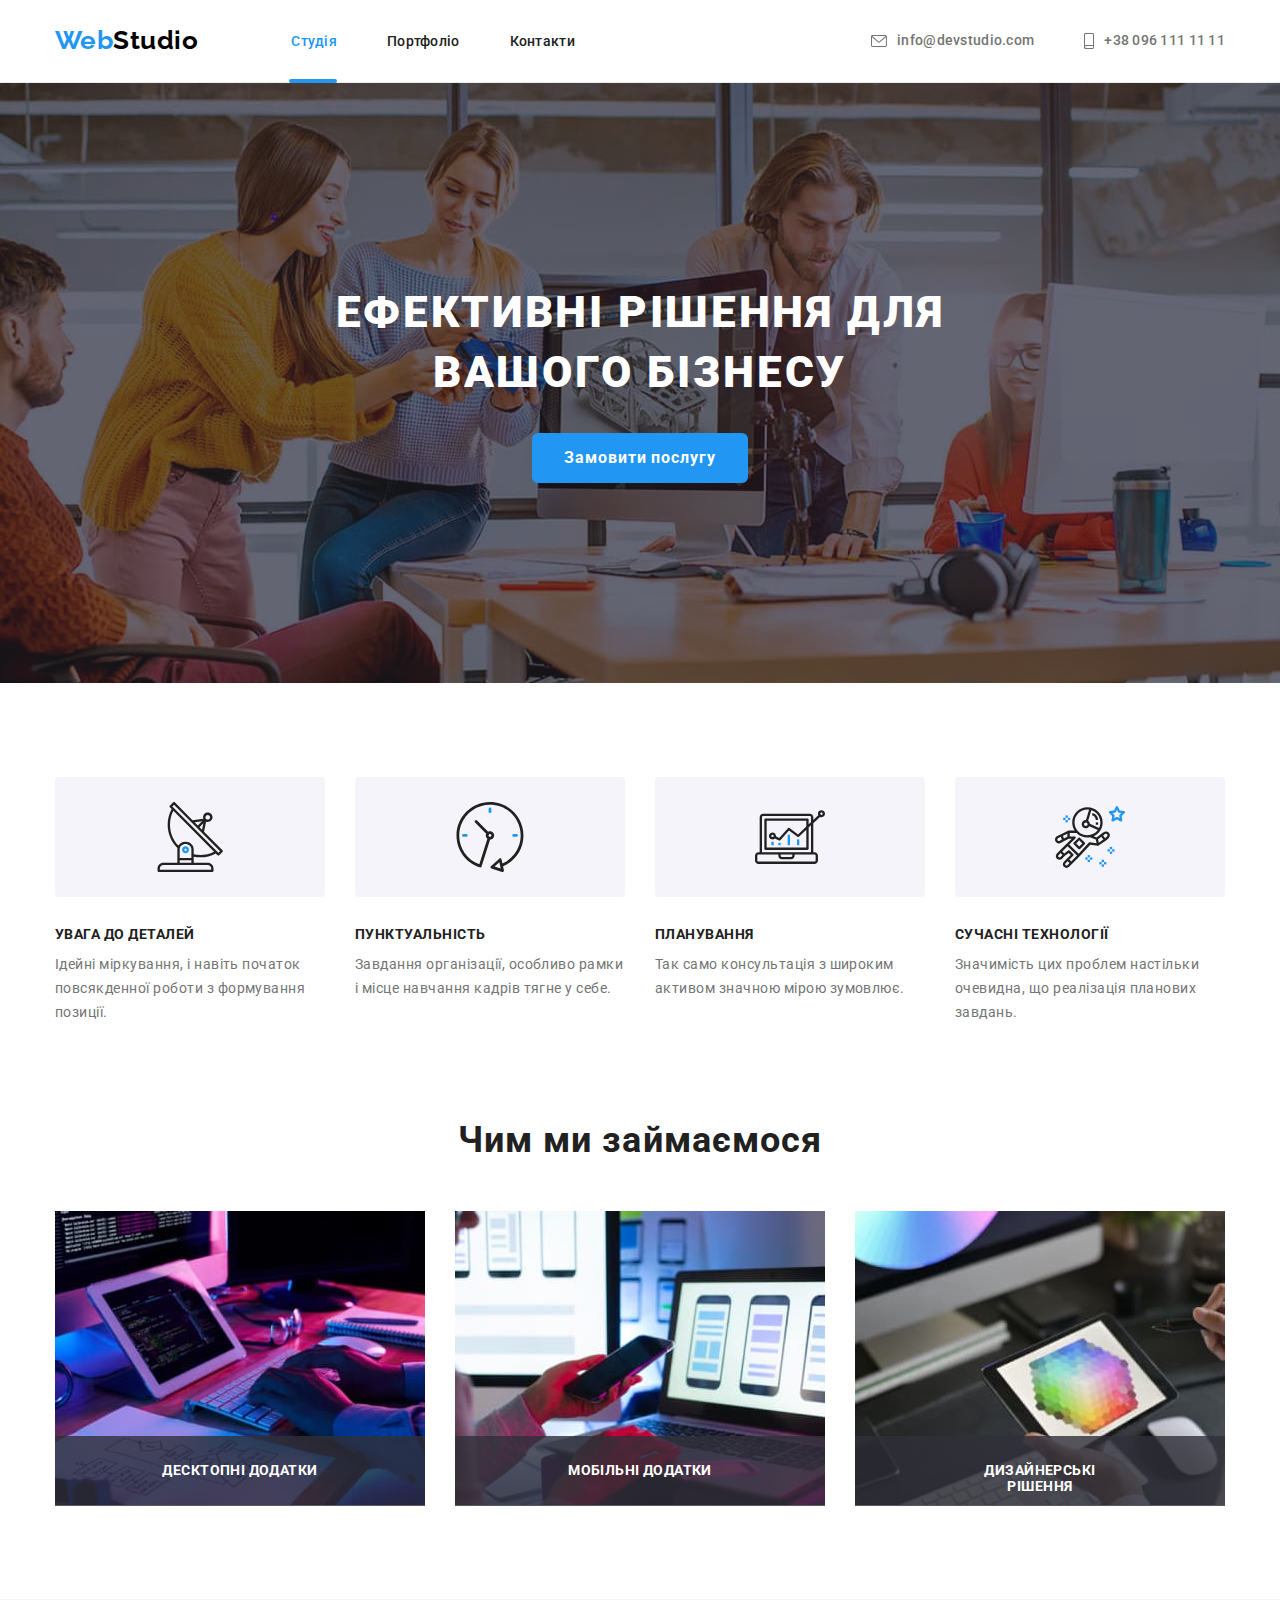
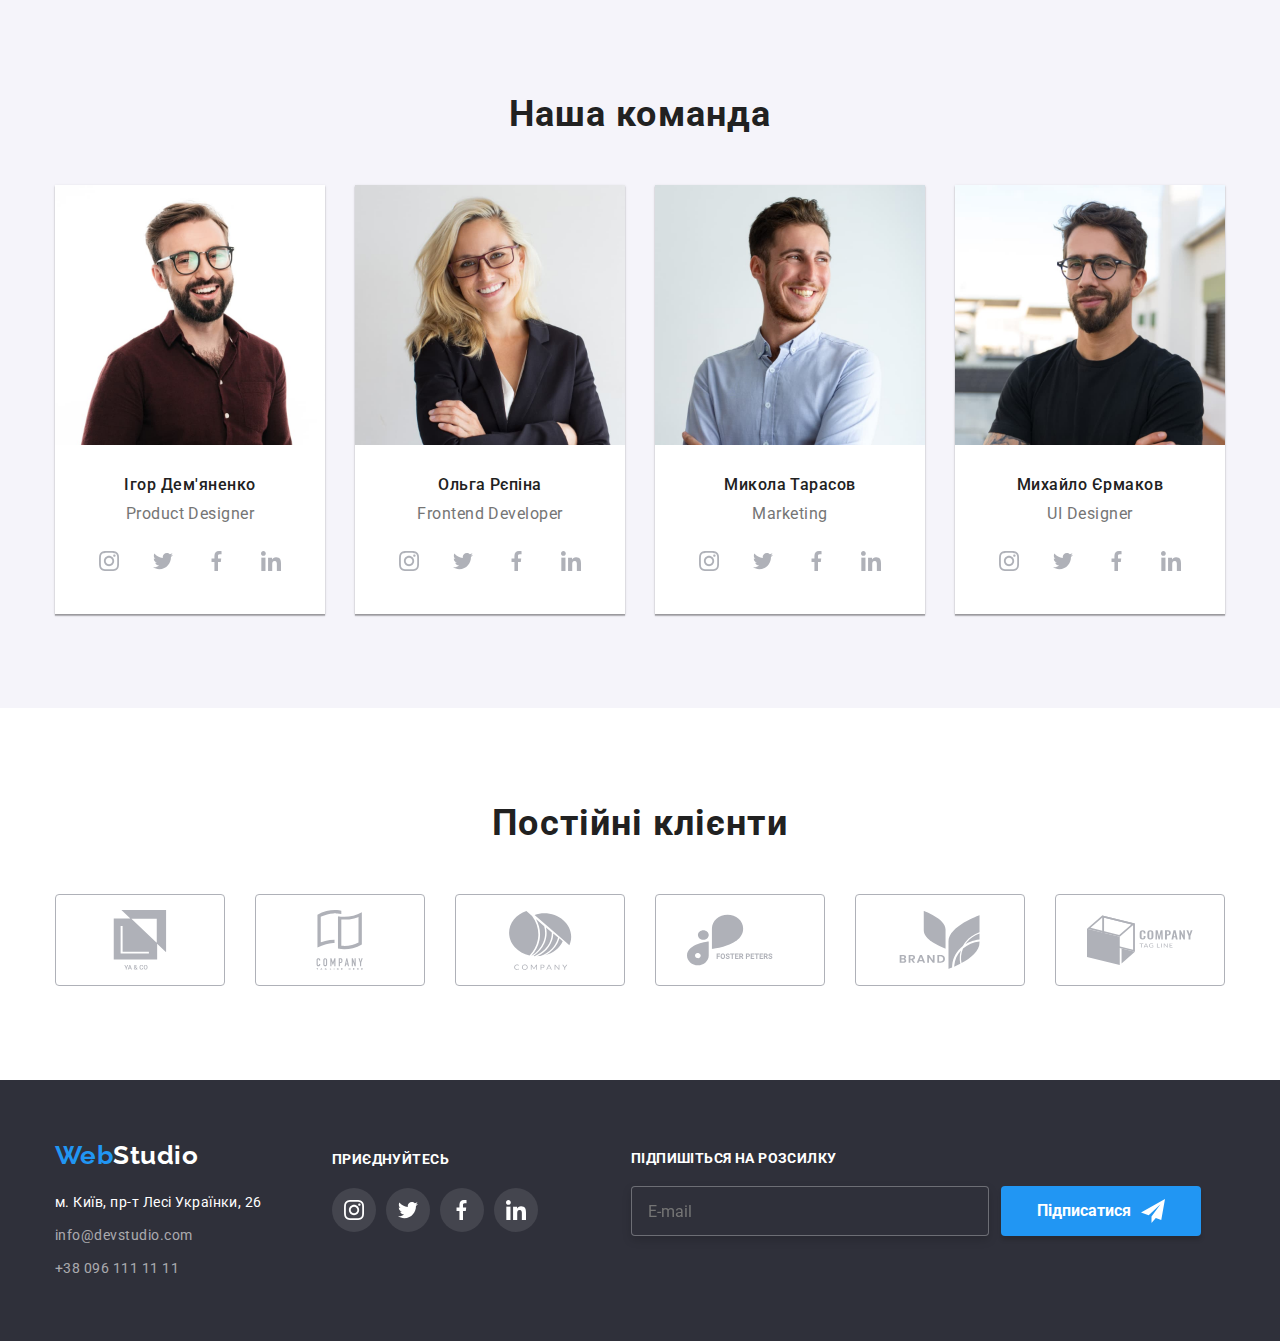
<file: index.html>
<!DOCTYPE html>
<html lang="en">
    <head>
        <meta charset="UTF-8" />
        <meta http-equiv="X-UA-Compatible" content="IE=edge" />
        <meta name="viewport" content="width=device-width, initial-scale=1.0" />
        <title>Portfolio</title>

        <link rel="preconnect" href="https://fonts.googleapis.com" />
        <link rel="preconnect" href="https://fonts.gstatic.com" crossorigin />
        <link
            href="https://fonts.googleapis.com/css2?family=Raleway:wght@700&family=Roboto:wght@400;500;700;900&display=swap"
            rel="stylesheet"
        />

        <link
            rel="stylesheet"
            href="https://cdnjs.cloudflare.com/ajax/libs/modern-normalize/1.0.0/modern-normalize.min.css"
        />

        <link rel="stylesheet" href="./css/styles.css" />
    </head>
    <body>
        <header class="page-header">
            <div class="container page-header-container">
                <nav class="main-nav">
                    <a href="./index.html" class="logo"
                        ><span class="accent-logo">Web</span>Studio</a
                    >

                    <ul class="main-nav-list list">
                        <li class="main-nav-item">
                            <a
                                href="./index.html"
                                class="main-nav-link current link"
                                >Студія</a
                            >
                        </li>
                        <li class="main-nav-item">
                            <a
                                href="./portfolio.html"
                                class="main-nav-link link"
                                >Портфоліо</a
                            >
                        </li>
                        <li class="main-nav-item">
                            <a href="" class="main-nav-link link">Контакти</a>
                        </li>
                    </ul>
                </nav>

                <ul class="connection-list list">
                    <li class="connection-list-item">
                        <a
                            href="mailto:info@devstudio.com"
                            class="connection-list-link link"
                            ><svg
                                class="connection-list-icon"
                                width="16"
                                height="12"
                            >
                                <use
                                    href="./images/sprite.svg#icon-envelope"
                                ></use></svg
                            >info@devstudio.com</a
                        >
                    </li>
                    <li class="connection-list-item">
                        <a
                            href="tel:+380961111111"
                            class="connection-list-link link"
                            ><svg
                                class="connection-list-icon"
                                width="10"
                                height="16"
                            >
                                <use
                                    href="./images/sprite.svg#icon-smartphone"
                                ></use></svg
                            >+38 096 111 11 11</a
                        >
                    </li>
                </ul>
            </div>
        </header>
        <main>
            <section class="hero-section hero-background">
                <div class="container hero-section-container">
                    <h1 class="hero-title">
                        Ефективні рішення для вашого бізнесу
                    </h1>

                    <button type="button" class="hero-button" data-modal-open>
                        Замовити послугу
                    </button>
                </div>
            </section>

            <section class="benefits-section section">
                <div class="container">
                    <h2 class="benefits-title visually-hidden">
                        Наші переваги
                    </h2>

                    <ul class="benefits-list-theme list">
                        <li class="benefits-list-item">
                            <div class="benefits-element">
                                <svg
                                    class="benefits-list-icon"
                                    width="70"
                                    height="70"
                                >
                                    <use
                                        href="./images/sprite.svg#icon-Group-2"
                                    ></use>
                                </svg>
                            </div>
                            <h3 class="benefits-item-title">
                                УВАГА ДО ДЕТАЛЕЙ
                            </h3>
                            <p class="benefits-item-description">
                                Ідейні міркування, і навіть початок повсякденної
                                роботи з формування позиції.
                            </p>
                        </li>
                        <li class="benefits-list-item">
                            <div class="benefits-element">
                                <svg
                                    class="benefits-list-icon"
                                    width="70"
                                    height="70"
                                >
                                    <use
                                        href="./images/sprite.svg#icon-clock-1"
                                    ></use>
                                </svg>
                            </div>

                            <h3 class="benefits-item-title">ПУНКТУАЛЬНІСТЬ</h3>
                            <p class="benefits-item-description">
                                Завдання організації, особливо рамки і місце
                                навчання кадрів тягне у себе.
                            </p>
                        </li>
                        <li class="benefits-list-item">
                            <div class="benefits-element">
                                <svg
                                    class="benefits-list-icon"
                                    width="70"
                                    height="70"
                                >
                                    <use
                                        href="./images/sprite.svg#icon-diagram-1"
                                    ></use>
                                </svg>
                            </div>

                            <h3 class="benefits-item-title">ПЛАНУВАННЯ</h3>
                            <p class="benefits-item-description">
                                Так само консультація з широким активом значною
                                мірою зумовлює.
                            </p>
                        </li>
                        <li class="benefits-list-item">
                            <div class="benefits-element">
                                <svg
                                    class="benefits-list-icon"
                                    width="70"
                                    height="70"
                                >
                                    <use
                                        href="./images/sprite.svg#icon-astronaut-1"
                                    ></use>
                                </svg>
                            </div>

                            <h3 class="benefits-item-title">
                                СУЧАСНІ ТЕХНОЛОГІЇ
                            </h3>
                            <p class="benefits-item-description">
                                Значимість цих проблем настільки очевидна, що
                                реалізація планових завдань.
                            </p>
                        </li>
                    </ul>
                </div>
            </section>

            <section class="examples-section section">
                <div class="container">
                    <h2 class="examples-title title list">Чим ми займаємося</h2>

                    <ul class="examples-list list">
                        <li class="examples-item">
                            <div class="examples-background">
                                <img
                                    src="./images/programmings.jpg"
                                    alt="пишемо програми для комп'ютерів"
                                    width="370"
                                />
                                <div class="examples-background-overlay">
                                    <p class="examples-background-text">
                                        Десктопні додатки
                                    </p>
                                </div>
                            </div>
                        </li>

                        <li class="examples-item">
                            <div class="examples-background">
                                <img
                                    src="./images/apps.jpg"
                                    alt="створюємо мобільні додатки"
                                    width="370"
                                />
                                <div class="examples-background-overlay">
                                    <p class="examples-background-text">
                                        Мобільні додатки
                                    </p>
                                </div>
                            </div>
                        </li>
                        <li class="examples-item">
                            <div class="examples-background">
                                <img
                                    src="./images/settings.jpg"
                                    alt="тонкі налаштування обладнання"
                                    width="370"
                                />
                                <div class="examples-background-overlay">
                                    <p class="examples-background-text">
                                        Дизайнерські рішення
                                    </p>
                                </div>
                            </div>
                        </li>
                    </ul>
                </div>
            </section>

            <section class="team-section section">
                <div class="container">
                    <h2 class="team-title title">Наша команда</h2>
                    <ul class="team-list">
                        <li class="team-item list">
                            <img
                                class="team-card"
                                src="./images/igor.jpg"
                                alt="чоловік у коричневій сорочці"
                                width="270"
                            />
                            <div class="team-item-wrapper">
                                <h3 class="team-item-title title-name-team">
                                    Ігор Дем'яненко
                                </h3>
                                <p class="team-description">Product Designer</p>
                                <ul class="social-list">
                                    <li class="social-list-item list">
                                        <a
                                            href=""
                                            class="social-list-link link"
                                        >
                                            <svg
                                                class="social-list-icon"
                                                width="20"
                                                height="20"
                                            >
                                                <use
                                                    href="./images/sprite.svg#icon-instagram"
                                                ></use>
                                            </svg>
                                        </a>
                                    </li>
                                    <li class="social-list-item list">
                                        <a
                                            href=""
                                            class="social-list-link link"
                                        >
                                            <svg
                                                class="social-list-icon"
                                                width="20"
                                                height="20"
                                            >
                                                <use
                                                    href="./images/sprite.svg#icon-twitter"
                                                ></use>
                                            </svg>
                                        </a>
                                    </li>
                                    <li class="social-list-item list">
                                        <a href="" class="social-list-link">
                                            <svg
                                                class="social-list-icon"
                                                width="20"
                                                height="20"
                                            >
                                                <use
                                                    href="./images/sprite.svg#icon-facebook"
                                                ></use>
                                            </svg>
                                        </a>
                                    </li>
                                    <li class="social-list-item list">
                                        <a
                                            href=""
                                            class="social-list-link link"
                                        >
                                            <svg
                                                class="social-list-icon"
                                                width="20"
                                                height="20"
                                            >
                                                <use
                                                    href="./images/sprite.svg#icon-linkedin"
                                                ></use>
                                            </svg>
                                        </a>
                                    </li>
                                </ul>
                            </div>
                        </li>

                        <li class="team-item list">
                            <img
                                class="team-card"
                                src="./images/olga.jpg"
                                alt="блондинка в чорному піджаку"
                                width="270"
                            />
                            <div class="team-item-wrapper">
                                <h3 class="team-item-title title-name-team">
                                    Ольга Рєпіна
                                </h3>
                                <p class="team-description">
                                    Frontend Developer
                                </p>
                                <ul class="social-list">
                                    <li class="social-list-item list">
                                        <a
                                            href=""
                                            class="social-list-link link"
                                        >
                                            <svg
                                                class="social-list-icon"
                                                width="20"
                                                height="20"
                                            >
                                                <use
                                                    href="./images/sprite.svg#icon-instagram"
                                                ></use>
                                            </svg>
                                        </a>
                                    </li>
                                    <li class="social-list-item list">
                                        <a
                                            href=""
                                            class="social-list-link link"
                                        >
                                            <svg
                                                class="social-list-icon"
                                                width="20"
                                                height="20"
                                            >
                                                <use
                                                    href="./images/sprite.svg#icon-twitter"
                                                ></use>
                                            </svg>
                                        </a>
                                    </li>
                                    <li class="social-list-item list">
                                        <a href="" class="social-list-link">
                                            <svg
                                                class="social-list-icon"
                                                width="20"
                                                height="20"
                                            >
                                                <use
                                                    href="./images/sprite.svg#icon-facebook"
                                                ></use>
                                            </svg>
                                        </a>
                                    </li>
                                    <li class="social-list-item list">
                                        <a
                                            href=""
                                            class="social-list-link link"
                                        >
                                            <svg
                                                class="social-list-icon"
                                                width="20"
                                                height="20"
                                            >
                                                <use
                                                    href="./images/sprite.svg#icon-linkedin"
                                                ></use>
                                            </svg>
                                        </a>
                                    </li>
                                </ul>
                            </div>
                        </li>

                        <li class="team-item list">
                            <img
                                class="team-card"
                                src="./images/nikolay.jpg"
                                alt="чоловік у блакитній сорочці"
                                width="270"
                            />
                            <div class="team-item-wrapper">
                                <h3 class="team-item-title title-name-team">
                                    Микола Тарасов
                                </h3>
                                <p class="team-description">Marketing</p>
                                <ul class="social-list">
                                    <li class="social-list-item list">
                                        <a
                                            href=""
                                            class="social-list-link link"
                                        >
                                            <svg
                                                class="social-list-icon"
                                                width="20"
                                                height="20"
                                            >
                                                <use
                                                    href="./images/sprite.svg#icon-instagram"
                                                ></use>
                                            </svg>
                                        </a>
                                    </li>
                                    <li class="social-list-item list">
                                        <a
                                            href=""
                                            class="social-list-link link"
                                        >
                                            <svg
                                                class="social-list-icon"
                                                width="20"
                                                height="20"
                                            >
                                                <use
                                                    href="./images/sprite.svg#icon-twitter"
                                                ></use>
                                            </svg>
                                        </a>
                                    </li>
                                    <li class="social-list-item list">
                                        <a href="" class="social-list-link">
                                            <svg
                                                class="social-list-icon"
                                                width="20"
                                                height="20"
                                            >
                                                <use
                                                    href="./images/sprite.svg#icon-facebook"
                                                ></use>
                                            </svg>
                                        </a>
                                    </li>
                                    <li class="social-list-item list">
                                        <a
                                            href=""
                                            class="social-list-link link"
                                        >
                                            <svg
                                                class="social-list-icon"
                                                width="20"
                                                height="20"
                                            >
                                                <use
                                                    href="./images/sprite.svg#icon-linkedin"
                                                ></use>
                                            </svg>
                                        </a>
                                    </li>
                                </ul>
                            </div>
                        </li>
                        <li class="team-item list">
                            <img
                                class="team-card"
                                src="./images/michael.jpg"
                                alt="чоловік у чорній футболці"
                                width="270"
                            />
                            <div class="team-item-wrapper">
                                <h3 class="team-item-title title-name-team">
                                    Михайло Єрмаков
                                </h3>
                                <p class="team-description">UI Designer</p>
                                <ul class="social-list">
                                    <li class="social-list-item list">
                                        <a
                                            href=""
                                            class="social-list-link link"
                                        >
                                            <svg
                                                class="social-list-icon"
                                                width="20"
                                                height="20"
                                            >
                                                <use
                                                    href="./images/sprite.svg#icon-instagram"
                                                ></use>
                                            </svg>
                                        </a>
                                    </li>
                                    <li class="social-list-item list">
                                        <a
                                            href=""
                                            class="social-list-link link"
                                        >
                                            <svg
                                                class="social-list-icon"
                                                width="20"
                                                height="20"
                                            >
                                                <use
                                                    href="./images/sprite.svg#icon-twitter"
                                                ></use>
                                            </svg>
                                        </a>
                                    </li>
                                    <li class="social-list-item list">
                                        <a href="" class="social-list-link">
                                            <svg
                                                class="social-list-icon"
                                                width="20"
                                                height="20"
                                            >
                                                <use
                                                    href="./images/sprite.svg#icon-facebook"
                                                ></use>
                                            </svg>
                                        </a>
                                    </li>
                                    <li class="social-list-item list">
                                        <a
                                            href=""
                                            class="social-list-link link"
                                        >
                                            <svg
                                                class="social-list-icon"
                                                width="20"
                                                height="20"
                                            >
                                                <use
                                                    href="./images/sprite.svg#icon-linkedin"
                                                ></use>
                                            </svg>
                                        </a>
                                    </li>
                                </ul>
                            </div>
                        </li>
                    </ul>
                </div>
            </section>

            <section class="our-clients-section section">
                <div class="container">
                    <h2 class="our-clients-section-title title">
                        Постійні клієнти
                    </h2>
                    <ul class="our-clients-section-list">
                        <li class="our-clients-item list">
                            <a
                                href=""
                                class="our-clients-section-list-link link"
                            >
                                <svg
                                    class="our-clients-section-icon"
                                    width="106"
                                    height="60"
                                >
                                    <use
                                        href="./images/sprite.svg#icon-yaco"
                                    ></use>
                                </svg>
                            </a>
                        </li>
                        <li class="our-clients-item list">
                            <a
                                href=""
                                class="our-clients-section-list-link link"
                            >
                                <svg
                                    class="our-clients-section-icon"
                                    width="106"
                                    height="60"
                                >
                                    <use
                                        href="./images/sprite.svg#icon-group"
                                    ></use>
                                </svg>
                            </a>
                        </li>
                        <li class="our-clients-item list">
                            <a
                                href=""
                                class="our-clients-section-list-link link"
                            >
                                <svg
                                    class="our-clients-section-icon"
                                    width="106"
                                    height="60"
                                >
                                    <use
                                        href="./images/sprite.svg#icon-company"
                                    ></use>
                                </svg>
                            </a>
                        </li>
                        <li class="our-clients-item list">
                            <a
                                href=""
                                class="our-clients-section-list-link link"
                            >
                                <svg
                                    class="our-clients-section-icon"
                                    width="106"
                                    height="60"
                                >
                                    <use
                                        href="./images/sprite.svg#icon-foster"
                                    ></use>
                                </svg>
                            </a>
                        </li>
                        <li class="our-clients-item list">
                            <a
                                href=""
                                class="our-clients-section-list-link link"
                            >
                                <svg
                                    class="our-clients-section-icon"
                                    width="106"
                                    height="60"
                                >
                                    <use
                                        href="./images/sprite.svg#icon-brand"
                                    ></use>
                                </svg>
                            </a>
                        </li>
                        <li class="our-clients-item list">
                            <a
                                href=""
                                class="our-clients-section-list-link link"
                            >
                                <svg
                                    class="our-clients-section-icon"
                                    width="106"
                                    height="60"
                                >
                                    <use
                                        href="./images/sprite.svg#icon-tag-line"
                                    ></use>
                                </svg>
                            </a>
                        </li>
                    </ul>
                </div>
            </section>
        </main>

        <footer class="footer">
            <div class="container foot-list">
                <ul class="foot-footer-list list">
                    <li>
                        <a href="./index.html" class="logo-footer"
                            ><span class="accent-logo-footer">Web</span
                            >Studio</a
                        >

                        <address>
                            <ul class="connect-list list">
                                <li class="item">
                                    <a
                                        href="https://www.google.com.ua/maps/place/бул.+Леси+Украинки,+26,+Киев"
                                        target="_blank"
                                        rel="noopener noreferrer"
                                        class="address"
                                        >м. Київ, пр-т Лесі Українки, 26</a
                                    >
                                </li>
                                <li class="item">
                                    <a
                                        href="mailto:info@devstudio.com"
                                        class="link"
                                        >info@devstudio.com</a
                                    >
                                </li>
                                <li class="item">
                                    <a href="tel:+380961111111" class="link"
                                        >+38 096 111 11 11</a
                                    >
                                </li>
                            </ul>
                        </address>
                    </li>
                    <li>
                        <div class="social-list-footer-total">
                            <h2 class="social-list-footer-total-title">
                                Приєднуйтесь
                            </h2>
                            <ul class="social-list-footer">
                                <li class="social-list-item-footer list">
                                    <a
                                        href=""
                                        class="social-list-link-footer link"
                                    >
                                        <svg
                                            class="social-list-icon-footer"
                                            width="20"
                                            height="20"
                                        >
                                            <use
                                                href="./images/sprite.svg#icon-instagram"
                                            ></use>
                                        </svg>
                                    </a>
                                </li>
                                <li class="social-list-item-footer list">
                                    <a
                                        href=""
                                        class="social-list-link-footer link"
                                    >
                                        <svg
                                            class="social-list-icon-footer"
                                            width="20"
                                            height="20"
                                        >
                                            <use
                                                href="./images/sprite.svg#icon-twitter"
                                            ></use>
                                        </svg>
                                    </a>
                                </li>
                                <li class="social-list-item-footer list">
                                    <a href="" class="social-list-link-footer">
                                        <svg
                                            class="social-list-icon-footer"
                                            width="20"
                                            height="20"
                                        >
                                            <use
                                                href="./images/sprite.svg#icon-facebook"
                                            ></use>
                                        </svg>
                                    </a>
                                </li>
                                <li class="social-list-item-footer list">
                                    <a
                                        href=""
                                        class="social-list-link-footer link"
                                    >
                                        <svg
                                            class="social-list-icon-footer"
                                            width="20"
                                            height="20"
                                        >
                                            <use
                                                href="./images/sprite.svg#icon-linkedin"
                                            ></use>
                                        </svg>
                                    </a>
                                </li>
                            </ul>
                        </div>
                    </li>
                    <li>
                        <div>
                            <p class="modal-caption-footer">
                                Підпишіться на розсилку
                            </p>

                            <form class="modal-form-footer">
                                <label class="modal-form-field-footer">
                                    <input
                                        name="user-email"
                                        type="text"
                                        class="modal-form-input-footer"
                                        placeholder="E-mail"
                                        required
                                    /> </label
                                ><button
                                    type="submit"
                                    class="modal-form-btn-footer"
                                >
                                    Підписатися<svg
                                        class="modal-close-btn-icon"
                                        width="24"
                                        height="24"
                                    >
                                        <use
                                            href="./images/sprite.svg#icon-icon-send"
                                        ></use>
                                    </svg>
                                </button>
                            </form>
                        </div>
                    </li>
                </ul>
            </div>
        </footer>

        <div class="backdrop is-hidden" data-modal>
            <div class="modal">
                <button type="button" class="modal-close-btn" data-modal-close>
                    <svg class="modal-close-btn-icon" width="11" height="11">
                        <use href="./images/sprite.svg#icon-cross"></use>
                    </svg>
                </button>
                <p class="modal-caption">
                    Залиште свої дані, ми вам передзвонимо
                </p>

                <form class="modal-form">
                    <label class="modal-form-field"
                        ><span class="modal-form-field-desc">Ім'я</span>
                        <span class="modal-form-input-wrapper">
                            <input
                                name="user-name"
                                type="text"
                                class="modal-form-input"
                                placeholder=""
                                required
                                pattern="[a-zA-Zа-яА-ЯіІїЇ]+"
                            />
                            <svg class="modal-form-icon">
                                <use
                                    href="./images/sprite.svg#icon-person-black"
                                ></use>
                            </svg>
                        </span>
                    </label>

                    <label class="modal-form-field"
                        ><span class="modal-form-field-desc">Телефон</span>
                        <span class="modal-form-input-wrapper">
                            <input
                                name="user-phone-number"
                                type="tel"
                                class="modal-form-input"
                                placeholder=""
                                pattern="[0-9]{3}-[0-9]{3}-[0-9]{2}-[0-9]{2}"
                                title="xxx-xxx-xx-xx"
                                required
                            />
                            <svg class="modal-form-icon">
                                <use
                                    href="./images/sprite.svg#icon-phone-black"
                                ></use>
                            </svg>
                        </span>
                    </label>

                    <label class="modal-form-field"
                        ><span class="modal-form-field-desc">Пошта</span>
                        <span class="modal-form-input-wrapper">
                            <input
                                name="user-email"
                                type="text"
                                class="modal-form-input"
                                placeholder=""
                                required
                            /><svg class="modal-form-icon">
                                <use
                                    href="./images/sprite.svg#icon-email-black"
                                ></use>
                            </svg>
                        </span>
                    </label>

                    <label class="modal-form-field"
                        ><span class="modal-form-field-desc">Коментар</span>
                        <textarea
                            name="user-message"
                            class="modal-form-message"
                            placeholder="Введіть текст"
                        ></textarea>
                    </label>
                    <label class="modal-form-check-wrapper">
                        <input
                            name="user-policy"
                            type="checkbox"
                            class="modal-form-check visually-hidden"
                        />
                        <svg
                            class="modal-form-own-check"
                            width="16"
                            height="15"
                        >
                            <use
                                class="modal-form-own-check-icon"
                                href="./images/sprite.svg#icon-Vector-2"
                            ></use>
                        </svg>
                        Погоджуюся з розсилкою та приймаю&nbsp;
                        <a class="modal-form-condns" href="">Умови договору</a>
                    </label>

                    <button type="submit" class="modal-form-btn">
                        Відправити
                    </button>
                </form>
            </div>
        </div>
        <script src="./js/modal.js"></script>
    </body>
</html>
</file>
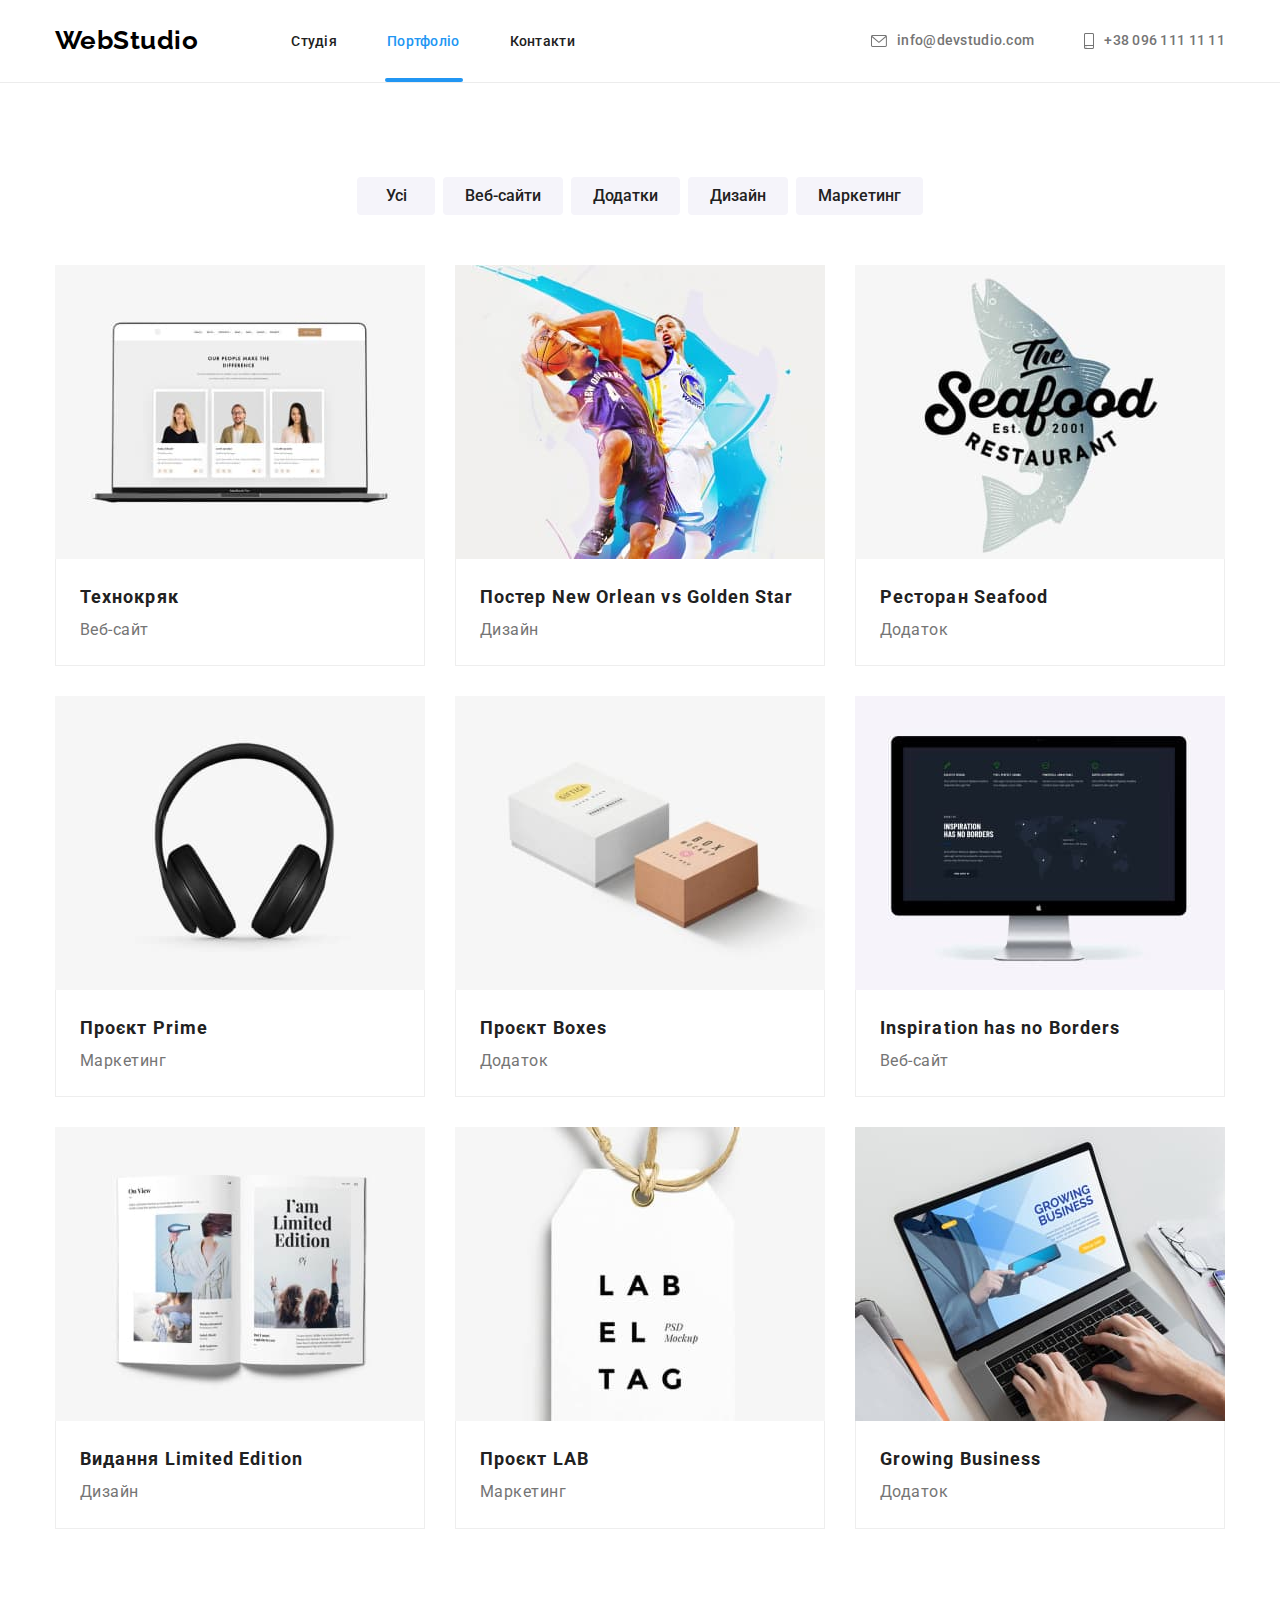
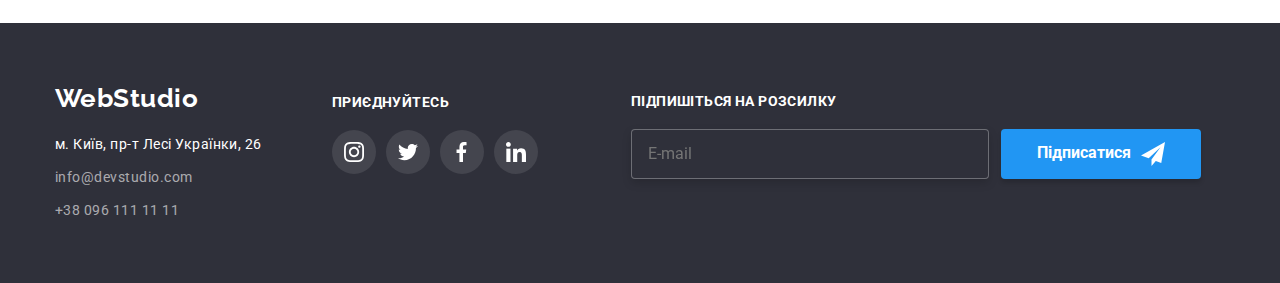
<file: portfolio.html>
<!DOCTYPE html>
<html lang="en">
    <head>
        <meta charset="UTF-8" />
        <meta http-equiv="X-UA-Compatible" content="IE=edge" />
        <meta name="viewport" content="width=device-width, initial-scale=1.0" />
        <title>Portfolio</title>

        <link rel="preconnect" href="https://fonts.googleapis.com" />
        <link rel="preconnect" href="https://fonts.gstatic.com" crossorigin />
        <link
            href="https://fonts.googleapis.com/css2?family=Raleway:wght@700&family=Roboto:wght@400;500;700;900&display=swap"
            rel="stylesheet"
        />

        <link
            rel="stylesheet"
            href="https://cdnjs.cloudflare.com/ajax/libs/modern-normalize/1.0.0/modern-normalize.min.css"
        />

        <link rel="stylesheet" href="./css/styles.css" />
    </head>
    <body>
        <header class="page-header">
            <div class="container page-header-container">
                <nav class="main-nav">
                    <a href="./index.html" class="logo"
                        ><span class="accent">Web</span>Studio</a
                    >

                    <ul class="main-nav-list list">
                        <li class="main-nav-item">
                            <a href="./index.html" class="main-nav-link link"
                                >Студія</a
                            >
                        </li>
                        <li class="main-nav-item">
                            <a
                                href="./portfolio.html"
                                class="main-nav-link-portfolio current link"
                                >Портфоліо</a
                            >
                        </li>
                        <li class="main-nav-item">
                            <a href="" class="main-nav-link link">Контакти</a>
                        </li>
                    </ul>
                </nav>

                <ul class="connection-list list">
                    <li class="connection-list-item">
                        <a
                            href="mailto:info@devstudio.com"
                            class="connection-list-link link"
                            ><svg
                                class="connection-list-icon"
                                width="16"
                                height="12"
                            >
                                <use
                                    href="./images/sprite.svg#icon-envelope"
                                ></use></svg
                            >info@devstudio.com</a
                        >
                    </li>
                    <li class="connection-list-item">
                        <a
                            href="tel:+380961111111"
                            class="connection-list-link link"
                            ><svg
                                class="connection-list-icon"
                                width="10"
                                height="16"
                            >
                                <use
                                    href="./images/sprite.svg#icon-smartphone"
                                ></use></svg
                            >+38 096 111 11 11</a
                        >
                    </li>
                </ul>
            </div>
        </header>
        <main>
            <section class="works-section section">
                <h1 class="section-title visually-hidden">Наші роботи</h1>
                <div class="container">
                    <ul class="button-list list">
                        <li>
                            <button type="button" class="button-secondary">
                                Усі
                            </button>
                        </li>
                        <li>
                            <button type="button" class="button-secondary">
                                Веб-сайти
                            </button>
                        </li>
                        <li>
                            <button type="button" class="button-secondary">
                                Додатки
                            </button>
                        </li>
                        <li>
                            <button type="button" class="button-secondary">
                                Дизайн
                            </button>
                        </li>
                        <li>
                            <button type="button" class="button-secondary">
                                Маркетинг
                            </button>
                        </li>
                    </ul>
                </div>

                <div class="container">
                    <ul class="works-list list link">
                        <li class="works-list-element">
                            <a href="/" class="link">
                                <div class="works-box">
                                    <img
                                        src="./images/techno.jpg"
                                        alt="Ноутбук"
                                        width="370"
                                    />

                                    <div class="works-overlay">
                                        <p class="works-overlay-text">
                                            Ресурс пропонує комплексні
                                            пропозиції з різним рівнем
                                            функціоналу та сервісів. Все це
                                            дозволить відвідувачу отримати
                                            вичерпні відомості про компанію чи
                                            приватну особу.
                                        </p>
                                    </div>
                                </div>
                            </a>

                            <div class="works-list-wrapper">
                                <h2
                                    class="works-list-element-title title-works-total"
                                >
                                    Технокряк
                                </h2>
                                <p class="works-description">Веб-сайт</p>
                            </div>
                        </li>

                        <li class="works-list-element">
                            <a href="/" class="link">
                                <div class="works-box">
                                    <img
                                        src="./images/poster.jpg"
                                        alt="Двоє хлопців грають у баскетбол"
                                        width="370"
                                    />
                                    <div class="works-overlay">
                                        <p class="works-overlay-text">
                                            Ресурс пропонує комплексні
                                            пропозиції з різним рівнем
                                            функціоналу та сервісів. Все це
                                            дозволить відвідувачу отримати
                                            вичерпні відомості про компанію чи
                                            приватну особу.
                                        </p>
                                    </div>
                                </div></a
                            >
                            <div class="works-list-wrapper">
                                <h2
                                    class="works-list-element-title title-works-total"
                                >
                                    Постер New Orlean vs Golden Star
                                </h2>
                                <p class="works-description">Дизайн</p>
                            </div>
                        </li>
                        <li class="works-list-element">
                            <a href="/" class="link">
                                <div class="works-box">
                                    <img
                                        src="./images/restaurant.jpg"
                                        alt="реклама рибного ресторану"
                                        width="370"
                                    />
                                    <div class="works-overlay">
                                        <p class="works-overlay-text">
                                            Ресурс пропонує комплексні
                                            пропозиції з різним рівнем
                                            функціоналу та сервісів. Все це
                                            дозволить відвідувачу отримати
                                            вичерпні відомості про компанію чи
                                            приватну особу.
                                        </p>
                                    </div>
                                </div></a
                            >
                            <div class="works-list-wrapper">
                                <h2
                                    class="works-list-element-title title-works-total"
                                >
                                    Ресторан Seafood
                                </h2>
                                <p class="works-description">Додаток</p>
                            </div>
                        </li>
                        <li class="works-list-element">
                            <a href="/" class="link">
                                <div class="works-box">
                                    <img
                                        src="./images/prime.jpg"
                                        alt="Навушники"
                                        width="370"
                                    />
                                    <div class="works-overlay">
                                        <p class="works-overlay-text">
                                            Ресурс пропонує комплексні
                                            пропозиції з різним рівнем
                                            функціоналу та сервісів. Все це
                                            дозволить відвідувачу отримати
                                            вичерпні відомості про компанію чи
                                            приватну особу.
                                        </p>
                                    </div>
                                </div></a
                            >
                            <div class="works-list-wrapper">
                                <h2
                                    class="works-list-element-title title-works-total"
                                >
                                    Проєкт Prime
                                </h2>
                                <p class="works-description">Маркетинг</p>
                            </div>
                        </li>
                        <li class="works-list-element">
                            <a href="/" class="link">
                                <div class="works-box">
                                    <img
                                        src="./images/boxes.jpg"
                                        alt="Дві коробки"
                                        width="370"
                                    />
                                    <div class="works-overlay">
                                        <p class="works-overlay-text">
                                            Ресурс пропонує комплексні
                                            пропозиції з різним рівнем
                                            функціоналу та сервісів. Все це
                                            дозволить відвідувачу отримати
                                            вичерпні відомості про компанію чи
                                            приватну особу.
                                        </p>
                                    </div>
                                </div></a
                            >
                            <div class="works-list-wrapper">
                                <h2
                                    class="works-list-element-title title-works-total"
                                >
                                    Проєкт Boxes
                                </h2>
                                <p class="works-description">Додаток</p>
                            </div>
                        </li>
                        <li class="works-list-element">
                            <a href="/" class="link">
                                <div class="works-box">
                                    <img
                                        src="./images/inspiration.jpg"
                                        alt="Монітор комп'ютера"
                                        width="370"
                                    />
                                    <div class="works-overlay">
                                        <p class="works-overlay-text">
                                            Ресурс пропонує комплексні
                                            пропозиції з різним рівнем
                                            функціоналу та сервісів. Все це
                                            дозволить відвідувачу отримати
                                            вичерпні відомості про компанію чи
                                            приватну особу.
                                        </p>
                                    </div>
                                </div></a
                            >
                            <div class="works-list-wrapper">
                                <h2
                                    class="works-list-element-title title-works-total"
                                >
                                    Inspiration has no Borders
                                </h2>
                                <p class="works-description">Веб-сайт</p>
                            </div>
                        </li>
                        <li class="works-list-element">
                            <a href="/" class="link">
                                <div class="works-box">
                                    <img
                                        src="./images/magazine.jpg"
                                        alt="Журнал"
                                        width="370"
                                    />
                                    <div class="works-overlay">
                                        <p class="works-overlay-text">
                                            Ресурс пропонує комплексні
                                            пропозиції з різним рівнем
                                            функціоналу та сервісів. Все це
                                            дозволить відвідувачу отримати
                                            вичерпні відомості про компанію чи
                                            приватну особу.
                                        </p>
                                    </div>
                                </div></a
                            >
                            <div class="works-list-wrapper">
                                <h2
                                    class="works-list-element-title title-works-total"
                                >
                                    Видання Limited Edition
                                </h2>
                                <p class="works-description">Дизайн</p>
                            </div>
                        </li>
                        <li class="works-list-element">
                            <a href="/" class="link">
                                <div class="works-box">
                                    <img
                                        src="./images/lab.jpg"
                                        alt="Бірка бренду"
                                        width="370"
                                    />
                                    <div class="works-overlay">
                                        <p class="works-overlay-text">
                                            Ресурс пропонує комплексні
                                            пропозиції з різним рівнем
                                            функціоналу та сервісів. Все це
                                            дозволить відвідувачу отримати
                                            вичерпні відомості про компанію чи
                                            приватну особу.
                                        </p>
                                    </div>
                                </div></a
                            >
                            <div class="works-list-wrapper">
                                <h2
                                    class="works-list-element-title title-works-total"
                                >
                                    Проєкт LAB
                                </h2>
                                <p class="works-description">Маркетинг</p>
                            </div>
                        </li>
                        <li class="works-list-element">
                            <a href="/" class="link">
                                <div class="works-box">
                                    <img
                                        src="./images/business.jpg"
                                        alt="Чоловік працює за комп'ютером"
                                        width="370"
                                    />
                                    <div class="works-overlay">
                                        <p class="works-overlay-text">
                                            Ресурс пропонує комплексні
                                            пропозиції з різним рівнем
                                            функціоналу та сервісів. Все це
                                            дозволить відвідувачу отримати
                                            вичерпні відомості про компанію чи
                                            приватну особу.
                                        </p>
                                    </div>
                                </div></a
                            >
                            <div class="works-list-wrapper">
                                <h2
                                    class="works-list-element-title title-works-total"
                                >
                                    Growing Business
                                </h2>
                                <p class="works-description">Додаток</p>
                            </div>
                        </li>
                    </ul>
                </div>
            </section>
        </main>

        <footer class="footer">
            <div class="container foot-list">
                <ul class="foot-footer-list list">
                    <li>
                        <a href="./index.html" class="logo-footer"
                            ><span class="accent">Web</span>Studio</a
                        >

                        <address>
                            <ul class="connect-list list">
                                <li class="item">
                                    <a
                                        href="https://www.google.com.ua/maps/place/бул.+Леси+Украинки,+26,+Киев"
                                        target="_blank"
                                        rel="noopener noreferrer"
                                        class="address"
                                        >м. Київ, пр-т Лесі Українки, 26</a
                                    >
                                </li>
                                <li class="item">
                                    <a
                                        href="mailto:info@devstudio.com"
                                        class="link"
                                        >info@devstudio.com</a
                                    >
                                </li>
                                <li class="item">
                                    <a href="tel:+380961111111" class="link"
                                        >+38 096 111 11 11</a
                                    >
                                </li>
                            </ul>
                        </address>
                    </li>
                    <li>
                        <div class="social-list-footer-total">
                            <h2 class="social-list-footer-total-title">
                                Приєднуйтесь
                            </h2>
                            <ul class="social-list-footer">
                                <li class="social-list-item-footer list">
                                    <a
                                        href=""
                                        class="social-list-link-footer link"
                                    >
                                        <svg
                                            class="social-list-icon-footer"
                                            width="20"
                                            height="20"
                                        >
                                            <use
                                                href="./images/sprite.svg#icon-instagram"
                                            ></use>
                                        </svg>
                                    </a>
                                </li>
                                <li class="social-list-item-footer list">
                                    <a
                                        href=""
                                        class="social-list-link-footer link"
                                    >
                                        <svg
                                            class="social-list-icon-footer"
                                            width="20"
                                            height="20"
                                        >
                                            <use
                                                href="./images/sprite.svg#icon-twitter"
                                            ></use>
                                        </svg>
                                    </a>
                                </li>
                                <li class="social-list-item-footer list">
                                    <a href="" class="social-list-link-footer">
                                        <svg
                                            class="social-list-icon-footer"
                                            width="20"
                                            height="20"
                                        >
                                            <use
                                                href="./images/sprite.svg#icon-facebook"
                                            ></use>
                                        </svg>
                                    </a>
                                </li>
                                <li class="social-list-item-footer list">
                                    <a
                                        href=""
                                        class="social-list-link-footer link"
                                    >
                                        <svg
                                            class="social-list-icon-footer"
                                            width="20"
                                            height="20"
                                        >
                                            <use
                                                href="./images/sprite.svg#icon-linkedin"
                                            ></use>
                                        </svg>
                                    </a>
                                </li>
                            </ul>
                        </div>
                    </li>
                    <li>
                        <div>
                            <p class="modal-caption-footer">
                                Підпишіться на розсилку
                            </p>

                            <form class="modal-form-footer">
                                <label class="modal-form-field-footer">
                                    <input
                                        name="user-email"
                                        type="text"
                                        class="modal-form-input-footer"
                                        placeholder="E-mail"
                                        required
                                    /> </label
                                ><button
                                    type="submit"
                                    class="modal-form-btn-footer"
                                >
                                    Підписатися<svg
                                        class="modal-close-btn-icon"
                                        width="24"
                                        height="24"
                                    >
                                        <use
                                            href="./images/sprite.svg#icon-icon-send"
                                        ></use>
                                    </svg>
                                </button>
                            </form>
                        </div>
                    </li>
                </ul>
            </div>
        </footer>
    </body>
</html>
</file>
<file: css/styles.css>
/* цвет  вторичного текста (заголовки) #212121 */
/* цвет основного текста(которого больше) #757575*/
/* цвет хедер  #FFFFFF*/
/* цвет основного background: #f5f5f5*/
/* цвет футера и основной шапки #2F303A*/
/* цвет background наша команда #F5F4FA*/
/* акцент #2196F3 */
/* CSS-переменные */

:root {
    --primary-text-color: #757575;
    --primary-bg-color: #f5f5f5;
    --title-text-color: #212121;
    --header-color: #ffffff;
    --accent-color: #2196f3;
    --footer-color: #2f303a;
    --primary-font: Roboto, sans-serif;
    --font-accent: Raleway, sans-serif;
    --transition-dur-and-func: 250ms cubic-bezier(0.4, 0, 0.2, 1);
}

/*==== основные параметры body ====*/

body {
    margin: 0;
    color: var(--primary-text-color);
    font-family: var(--primary-font);
    letter-spacing: 0.03em;
}

.visually-hidden {
    position: absolute;
    width: 1px;
    height: 1px;
    margin: -1px;
    border: 0;
    padding: 0;
    white-space: nowrap;
    clip-path: inset(100%);
    clip: rect(0 0 0 0);
    overflow: hidden;
}

h1,
h2,
h3,
h4,
h5,
h6,
p {
    margin-top: 0;
    margin-bottom: 0;
}

ul,
ol {
    margin-top: 0;
    margin-bottom: 0;
    padding-left: 0;
}

img {
    display: block;
}

button {
    cursor: pointer;
}

.section {
    padding-top: 94px;
    padding-bottom: 94px;
}

.list {
    list-style: none;
}

.link {
    text-decoration: none;
}

.title {
    font-family: var(--primary-font);
    font-style: normal;
    font-weight: 700;
    font-size: 36px;
    line-height: 1.17;
    text-align: center;
    letter-spacing: 0.03em;

    color: var(--title-text-color);
}

.title-name-team {
    font-family: var(--primary-font);
    font-style: normal;
    font-weight: 500;
    font-size: 16px;
    line-height: 1.19;

    text-align: center;
    letter-spacing: 0.03em;

    color: var(--title-text-color);
}

.title-works-total {
    font-family: var(--primary-font);
    font-style: normal;
    font-weight: 700;
    font-size: 18px;
    line-height: 2;
    letter-spacing: 0.06em;

    color: var(--title-text-color);
}

.container {
    width: 1200px;
    margin-right: auto;
    margin-left: auto;
    padding-left: 15px;
    padding-right: 15px;
    /* outline: 1px solid tomato; */
}

.page-header {
    background-color: var(--header-color);

    border-bottom-width: 1px;
    border-bottom-style: solid;
    border-bottom-color: #ececec;
}

.page-header-container {
    display: flex;
    align-items: center;
}

/*======== выделение лого =========*/

.logo {
    display: flex;
    align-items: center;
    padding-top: 24px;
    padding-bottom: 25px;

    color: #000000;
    font-family: var(--font-accent);
    font-weight: 700;
    font-size: 26px;
    line-height: 1.19;
    text-decoration: none;

    transition: color var(--transition-dur-and-func);
}

.logo:hover,
.logo:focus,
.logo-footer:hover,
.logo-footer:focus {
    color: var(--accent-color);
}

.accent-logo {
    color: var(--accent-color);
}

/*========= /навигация по сайту /========*/

.main-nav {
    display: flex;
    align-items: center;
    column-gap: 93px;
}

.main-nav-list {
    display: flex;
    padding-top: 32px;
    padding-bottom: 32px;
    align-items: center;
    column-gap: 50px;
}

.main-nav .link {
    padding-top: 34px;
    padding-bottom: 34px;

    color: var(--title-text-color);
    font-weight: 500;
    font-size: 14px;
    line-height: 1.14;
    letter-spacing: 0.02em;
    text-decoration: none;
    transition: color var(--transition-dur-and-func);
}

.main-nav-link:hover,
.main-nav-link:focus {
    color: var(--accent-color);
}

.main-nav-link.current,
.main-nav-link-portfolio.current {
    color: var(--accent-color);
}

.main-nav-link.current::after {
    display: block;
    position: absolute;
    align-items: center;
    margin-left: -2px;
    margin-right: auto;

    content: "";
    width: 48px;
    height: 4px;
    top: 79px;

    background-color: var(--accent-color);
    border-radius: 2px;
}

.main-nav-link-portfolio::after {
    display: block;
    position: absolute;
    margin-left: -2px;
    /* margin-right: auto; */

    content: "";
    width: 78px;
    height: 4px;
    top: 78px;

    background-color: var(--accent-color);
    border-radius: 2px;
}

/*======== связь с компанией ========*/

.connection-list {
    display: flex;
    margin-left: auto;
    column-gap: 50px;
}

.connection-list-item {
    display: flex;
    justify-content: center;
    align-items: center;
}

.connection-list-link {
    display: flex;
    justify-content: center;
    align-items: center;
    column-gap: 10px;
    padding-top: 32px;
    padding-bottom: 32px;
    color: var(--primary-text-color);
    font-weight: 500;
    font-size: 14px;
    line-height: 1.14;
    letter-spacing: 0.02em;
    text-decoration: none;
    transition: color var(--transition-dur-and-func);
}

.connection-list-icon {
    fill: #757575;
    transition: fill var(--transition-dur-and-func);
}

.connection-list-link:hover,
.connection-list-link:focus,
.connect-list .address:hover,
.connect-list .address:focus,
.connect-list .link:hover,
.connect-list .link:focus {
    color: var(--accent-color);
}

.connection-list-item:hover .connection-list-icon,
.connection-list-item:focus .connection-list-icon {
    fill: var(--accent-color);
}

/*========= hero ===========*/

.hero-section {
    margin-left: auto;
    margin-right: auto;
    text-align: center;
    justify-content: center;

    /* background-color: var(--footer-color); */
    /* outline: 2px solid tomato; */
}

.hero-background {
    max-width: 1600px;
    background-position: 50% 50%;
    background-color: #c4c4c4;
    background-image: linear-gradient(
            rgba(47, 48, 58, 0.4),
            rgba(47, 48, 58, 0.4)
        ),
        url("../images/hero-photo.jpg");
}

.hero-section-container {
    padding-bottom: 200px;
    padding-top: 200px;
}

.hero-title {
    /* геометрия */
    width: 610px;
    margin-bottom: 30px;
    margin-left: auto;
    margin-right: auto;

    color: var(--header-color);
    /* background-color: var(--footer-color); */

    font-weight: 900;
    font-size: 44px;
    line-height: 1.36;
    letter-spacing: 0.06em;
    text-transform: uppercase;

    /* динамика */
}

/*========= hero button ==========*/

.hero-button {
    align-self: center;
    min-width: 216px;
    padding: 10px 32px;
    border: none;
    border-radius: 6px;

    color: var(--header-color);
    background-color: var(--accent-color);
    font-family: var(--primary-font);
    font-weight: 700;
    font-size: 16px;
    line-height: 1.88;
    letter-spacing: 0.06em;
}

.button-list {
    display: flex;
    justify-content: center;
    column-gap: 8px;
    margin-bottom: 50px;
}

.button-list .button-secondary {
    min-width: 78px;
    border: none;
    border-radius: 4px;
    padding: 6px 22px;

    background-color: #f5f4fa;
    color: var(--title-text-color);

    font-weight: 500;
    font-size: 16px;
    line-height: 1.62;

    transition: background-color var(--transition-dur-and-func),
        box-shadow var(--transition-dur-and-func),
        color var(--transition-dur-and-func);
}

.button-secondary:hover,
.button-secondary:focus {
    color: var(--header-color);
    box-shadow: 0px 3px 1px rgba(0, 0, 0, 0.1), 0px 1px 2px rgba(0, 0, 0, 0.08),
        0px 2px 2px rgba(0, 0, 0, 0.12);
    /* transition: color var(--transition-dur-and-func); */
    background-color: var(--accent-color);
}

/*======== section =============*/

.section-title {
    margin-top: 0;
    margin-bottom: 50px;

    color: var(--title-text-color);
    font-weight: 700;
    font-size: 36px;
    line-height: 1.17;
    text-align: center;
}

/*========== benefits ============*/

.benefits-section {
    background-color: var(--header-color);
    padding-bottom: 47px;
}

.benefits-list-icon {
    fill: var(--title-text-color);
}

.benefits-element {
    display: flex;
    justify-content: center;
    align-items: center;
    height: 120px;
    margin-bottom: 30px;
    border-radius: 4px;
    background-color: #f5f4fa;
}

.benefits-list-theme {
    display: flex;
    justify-content: center;
    column-gap: 30px;
}

.benefits-list-item {
    width: calc((100% - 90px) / 4);
}

.benefits-item-title {
    /* margin-top: 0; */
    margin-bottom: 10px;
    color: var(--title-text-color);

    font-weight: 700;
    font-size: 14px;
    line-height: 1.14;
    text-transform: uppercase;
}

.benefits-item-description {
    margin-top: 0;
    margin-bottom: 0;
    font-size: 14px;
    line-height: 1.71;
}

/*=========== examples ===========*/

.examples-section {
    padding-top: 47px;
}

.examples-title {
    margin-bottom: 50px;
}

.examples-list {
    display: flex;
    flex-wrap: wrap;
    column-gap: 30px;
}

.examples-item {
    margin-left: auto;
    margin-right: auto;
}

.examples-item {
    width: calc((100% - 60px) / 3);
}

.examples-background {
    position: relative;
}

.examples-background-overlay {
    position: absolute;
    width: 100%;
    height: 70px;
    left: 0;
    top: 225px;
    margin: 0 auto;

    background-color: rgba(47, 48, 58, 0.8);
}

.examples-background-text {
    font-family: var(--primary-font);
    font-style: normal;
    font-weight: 700;
    font-size: 14px;
    line-height: 1.14;
    text-align: center;
    letter-spacing: 0.03em;
    text-transform: uppercase;
    padding: 27px 107px;

    color: var(--header-color);
}

/*====== our team ========*/

.team-section {
    background-color: #f5f4fa;
}

.team-title {
    text-align: center;
    margin-bottom: 50px;
}

.team-list {
    display: flex;
    flex-wrap: wrap;
    column-gap: 30px;
}

.team-item {
    background-color: var(--header-color);
    box-shadow: 0px 1px 3px rgba(0, 0, 0, 0.12), 0px 1px 1px rgba(0, 0, 0, 0.14),
        0px 2px 1px rgba(0, 0, 0, 0.2);
    width: calc((100% - 90px) / 4);
}

.team-item-title {
    margin-top: 0;
    margin-bottom: 10px;
    color: var(--title-text-color);
    font-weight: 500;
    font-size: 16px;
    line-height: 1.19;
    text-align: center;
}

.team-description {
    font-weight: 400;
    font-size: 16px;
    line-height: 1.19;
    text-align: center;
    margin-bottom: 16px;
}

.team-item-wrapper {
    padding-top: 30px;
    padding-bottom: 30px;
    border: 1px solid var(--header-color);
    border-radius: 0px 0px 4px 4px;
    border-top: none;
}

.social-list {
    display: flex;
    justify-content: center;
    column-gap: 10px;
}

.social-list-link {
    display: flex;
    justify-content: center;
    align-items: center;
    width: 44px;
    height: 44px;
    border-radius: 50%;
    background-color: var(--header-color);
    transition: background-color var(--transition-dur-and-func),
        color var(--transition-dur-and-func);
}

.social-list-link:hover,
.social-list-link:focus {
    background-color: var(--accent-color);
}

.social-list-icon {
    fill: #afb1b8;
    transition: fill var(--transition-dur-and-func);
}

.social-list-link:hover .social-list-icon,
.social-list-link:focus .social-list-icon {
    fill: var(--header-color);
}

/* =========/ works ========== */

.works-section {
    background-color: var(--header-color);
}

.works-list {
    display: flex;
    flex-wrap: wrap;
    gap: 30px;
}

.works-box {
    position: relative;
    overflow: hidden;
}

.works-overlay {
    position: absolute;
    top: 0;
    left: 0;
    width: 100%;
    height: 100%;

    background-color: rgba(33, 150, 243, 0.9);
    padding: 63px 24px;

    transform: translateY(100%);
    transition: transform var(--transition-dur-and-func);
}

.works-overlay-text {
    font-size: 18px;
    line-height: 1.56;
    letter-spacing: 0.03em;
    color: var(--header-color);
}

.works-list-element {
    flex-basis: calc((100% - 60px) / 3);

    background-color: var(--header-color);
    cursor: pointer;

    transition: var(--transition-dur-and-func);
}

.works-list-element:hover .works-overlay,
.works-list-element:focus .works-overlay {
    position: absolute;
    transform: translateY(0);
}

.works-list-element:hover,
.works-list-element:focus {
    box-shadow: 0px 4px 4px rgba(0, 0, 0, 0.25);
}

.works-list-wrapper {
    padding-top: 20px;
    padding-bottom: 20px;
    padding-left: 24px;
    padding-right: 24px;

    border: 1px solid #eeeeee;
    border-top: none;
}

.works-list-wrapper:hover .works-list-element-title {
    color: var(--title-text-color);
    font-weight: 700;
    font-size: 18px;
    line-height: 2;
    letter-spacing: 0.06em;
}

.works-description {
    color: var(--primary-text-color);
    font-weight: 400;
    font-size: 16px;
    line-height: 1.88;
}

/* ========= our clients =========*/

.our-clients-section {
    background-color: var(--header-color);
}

.our-clients-section-title {
    text-align: center;
    margin-bottom: 50px;
}

.our-clients-section-list {
    display: flex;
    justify-content: center;
    align-items: center;
    column-gap: 30px;
}

.our-clients-section-list-link {
    display: flex;
    justify-content: center;
    align-items: center;
    width: 170px;
    height: 92px;
    border: 1px solid #afb1b8;
    border-radius: 4px;
    background-color: var(--header-color);
    transition: border var(--transition-dur-and-func);
}

.our-clients-section-icon {
    fill: #afb1b8;
    transition: fill var(--transition-dur-and-func);
}

.our-clients-section-list-link:hover,
.our-clients-section-list-link:focus {
    border: 1px solid var(--accent-color);
}

.our-clients-section-list-link:hover .our-clients-section-icon,
.our-clients-section-list-link:focus .our-clients-section-icon {
    fill: var(--accent-color);
}

/* ========= /our clients =========*/

/*============= footer ==============*/

.footer {
    background-color: var(--footer-color);
}

.logo-footer {
    display: inline-block;
    padding-top: 60px;
    margin-bottom: 20px;

    color: var(--header-color);
    font-family: Raleway;
    font-weight: 700;
    font-size: 26px;
    line-height: 1.19;
    text-decoration: none;
    transition: color var(--transition-dur-and-func);
}

.accent-logo-footer {
    color: var(--accent-color);
}

.foot-address {
    display: flex;
}

.connect-list {
    display: block;
}

.connect-list .item {
    margin-bottom: 9px;
}

.connect-list .item:last-child {
    margin-bottom: 0;
    padding-bottom: 60px;
}

.connect-list .address,
.connect-list .link {
    color: var(--header-color);

    font-style: normal;
    font-weight: 400;
    font-size: 14px;
    line-height: 1.71;
    text-decoration: none;

    transition: var(--transition-dur-and-func);
}

.connect-list .link {
    color: rgba(255, 255, 255, 0.6);
}

.foot-footer-list {
    display: flex;
}

.social-list-footer {
    display: flex;
    column-gap: 10px;
}

.social-list-footer-total {
    padding-top: 72px;
    margin-left: 70px;
    /* margin-right: 93px; */
}

.social-list-link-footer {
    display: flex;
    justify-content: center;
    align-items: center;
    width: 44px;
    height: 44px;
    border-radius: 50%;
    background-color: rgba(255, 255, 255, 0.1);
    transition: var(--transition-dur-and-func);
}

.social-list-footer-total-title {
    margin-bottom: 20px;

    font-family: var(--primary-font);
    font-style: normal;
    font-weight: 700;
    font-size: 14px;
    line-height: 1.14;
    letter-spacing: 0.03em;
    text-transform: uppercase;
    color: var(--header-color);
}

.social-list-icon-footer {
    fill: var(--header-color);
}

.social-list-link-footer:hover,
.social-list-link-footer:focus {
    background-color: var(--accent-color);
}

/*============ /footer ==========*/

/* ========== backdrop =========== */

.backdrop {
    position: fixed;
    top: 0;
    left: 0;
    z-index: 10;
    width: 100%;
    height: 100%;
    background-color: rgba(0, 0, 0, 0.2);
}

.backdrop.is-hidden {
    opacity: 0;
    visibility: hidden;
    pointer-events: none;
}
/* ========== /backdrop =========== */

/* =========== modal ============ */
.modal {
    position: absolute;
    padding: 40px;
    width: 528px;
    height: 581px;
    margin: auto;
    /* z-index: 2; */
    top: 50%;
    left: 50%;

    background-color: var(--header-color);
    box-shadow: 0px 1px 3px rgba(0, 0, 0, 0.12), 0px 1px 1px rgba(0, 0, 0, 0.14),
        0px 2px 1px rgba(0, 0, 0, 0.2);
    border-radius: 4px;

    transform: translate(-50%, -50%);
}

.modal-close-btn {
    position: absolute;
    box-sizing: border-box;
    display: flex;
    justify-content: center;
    align-items: center;
    width: 30px;
    height: 30px;
    right: 8px;
    top: 8px;
    border-radius: 50%;
    padding: 0;
    z-index: 1;
    background-color: var(--header-color);
    border: 1px solid rgba(0, 0, 0, 0.1);

    transition: border-color var(--transition-dur-and-func);
}

.modal-close-btn:hover,
.modal-close-btn:focus {
    border-color: rgba(0, 0, 0, 0.1);
}

.modal-close-btn-icon {
    fill: #000000;
    transition: fill var(--transition-dur-and-func);
}

.modal-close-btn:hover .modal-close-btn-icon,
.modal-close-btn:focus .modal-close-btn-icon {
    fill: var(--accent-color);
}

.modal-caption {
    margin-bottom: 12px;

    font-family: var(--primary-font);
    font-style: Bold;
    font-style: normal;
    font-weight: 700;
    font-size: 20px;
    line-height: 1.15;
    text-align: center;
    letter-spacing: 0.03em;

    color: var(--title-text-color);
}

/* =========== /modal ============ */

/* ============ modal form =========== */

.modal-form {
    display: flex;
    flex-direction: column;
    row-gap: 10px;
}

.modal-form-field-desc {
    display: block;
    margin-bottom: 4px;

    font-family: var(--primary-font);
    font-style: normal;
    font-weight: 400;
    font-size: 12px;
    line-height: 1.66;
    letter-spacing: 0.01em;
    color: var(--primary-text-color);
}

.modal-form-input-wrapper {
    display: block;
    position: relative;
}

.modal-form-input {
    width: 100%;
    width: 448px;
    height: 40px;
    padding: 12px 42px;

    border: 1px solid rgba(33, 33, 33, 0.2);
    border-radius: 4px;
    transition: border-color var(--transition-dur-and-func);
}

.modal-form-input:focus {
    border-color: var(--accent-color);
    outline: none;
}

.modal-form-icon {
    position: absolute;
    top: 50%;
    left: 12px;
    display: block;
    width: 18px;
    height: 18px;
    transform: translateY(-50%);
    color: var(--title-text-color);
    transition: fill var(--transition-dur-and-func);
}

.modal-form-input:focus + .modal-form-icon {
    fill: var(--accent-color);
}

.modal-form-message {
    resize: none;
    width: 100%;
    height: 120px;

    height: 120px;

    padding: 12px 16px;
    transition: border-color var(--transition-dur-and-func);
    border: 1px solid rgba(33, 33, 33, 0.2);
    border-radius: 4px;
}

.modal-form-check-wrapper {
    display: flex;
    align-items: center;
    width: 100%;
    font-family: "Roboto";
    font-style: normal;
    font-weight: 400;
    font-size: 14px;
    line-height: 1.71;

    letter-spacing: 0.03em;
    cursor: pointer;
    color: #757575;
}

.modal-form-message::placeholder {
    font-family: var(--primary-font);
    font-style: normal;
    font-weight: 400;
    font-size: 12px;
    line-height: 1.166;
    letter-spacing: 0.01em;
    color: rgba(117, 117, 117, 0.5);

    transition: border-color var(--transition-dur-and-func);
}

.modal-form-message:focus {
    border-color: var(--accent-color);
    outline: none;
}

.modal-form-own-check {
    border: 2px solid var(--title-text-color);
    border-radius: 2px;
    cursor: pointer;
    padding-top: 1px;
    margin-right: 8px;
}

.modal-form-check:checked + .modal-form-own-check {
    background-color: var(--accent-color);
    border-color: var(--accent-color);
}

/* .modal-form-check:focus + .modal-form-own-check {
    outline: 1px solid rgba(33, 150, 243, 0.5);
} */

.modal-form-own-check-icon {
    display: none;
    fill: var(--header-color);
}

.modal-form-check:checked + .modal-form-own-check .modal-form-own-check-icon {
    display: block;
}

.modal-form-btn {
    width: 200px;
    height: 50px;
    align-self: center;

    font-family: var(--primary-font);
    font-style: normal;
    font-weight: 700;
    font-size: 16px;
    line-height: 1.88;
    color: var(--header-color);
    outline: none;
    border: none;
    background: var(--accent-color);
    box-shadow: 0px 4px 4px rgba(0, 0, 0, 0.15);
    border-radius: 4px;
}

.modal-form-btn:hover,
.modal-form-btn:focus {
    transition: var(--transition-dur-and-func);
}

.modal-form-condns {
    color: var(--accent-color);
}

/* ============ /modal form =========== */

/* =========== modal form footer ======= */

.modal-form-footer {
    display: flex;
    justify-content: center;
    align-items: center;
    margin-left: 93px;
}

.modal-form-input-footer-wrapper {
    display: flex;
    justify-content: center;
    align-items: center;
    gap: 12px;
}

.modal-caption-footer {
    margin-left: 93px;
    padding-top: 70px;
    font-family: var(--primary-font);
    font-style: normal;
    font-weight: 700;
    font-size: 14px;
    line-height: 16px;
    letter-spacing: 0.03em;
    text-transform: uppercase;
    margin-bottom: 20px;
    color: var(--header-color);
}

.modal-form-field-desc-footer {
    display: flex;
    margin-bottom: 20px;

    font-family: var(--primary-font);
    font-weight: 400;
    font-size: 16px;
    line-height: 1.25;

    letter-spacing: 0.03em;
    color: rgba(255, 255, 255, 0.6);
}

.modal-form-input-footer {
    display: flex;
    width: 358px;
    height: 50px;
    padding: 15px 16px;
    margin-right: 12px;
    background-color: var(--footer-color);
    border: 1px solid rgba(255, 255, 255, 0.3);
    filter: drop-shadow(0px 4px 4px rgba(0, 0, 0, 0.15));
    border-radius: 4px;
    color: rgba(255, 255, 255, 0.6);
    transition: border var(--transition-dur-and-func);
}

.modal-form-input-footer:focus {
    outline: var(--header-color);
    border-color: var(--header-color);
}

.modal-form-btn-footer {
    display: flex;
    justify-content: center;
    align-items: center;
    gap: 10px;
    width: 200px;
    height: 50px;

    font-family: var(--primary-font);
    font-style: normal;
    font-weight: 700;
    font-size: 16px;
    line-height: 1.88;
    color: var(--header-color);
    outline: none;
    border: none;
    background: var(--accent-color);
    box-shadow: 0px 4px 4px rgba(0, 0, 0, 0.15);
    border-radius: 4px;
}

/* .modal-close-btn-icon {
    margin-left: 10px;
} */
/* =========== /modal form footer ======= */
</file>
